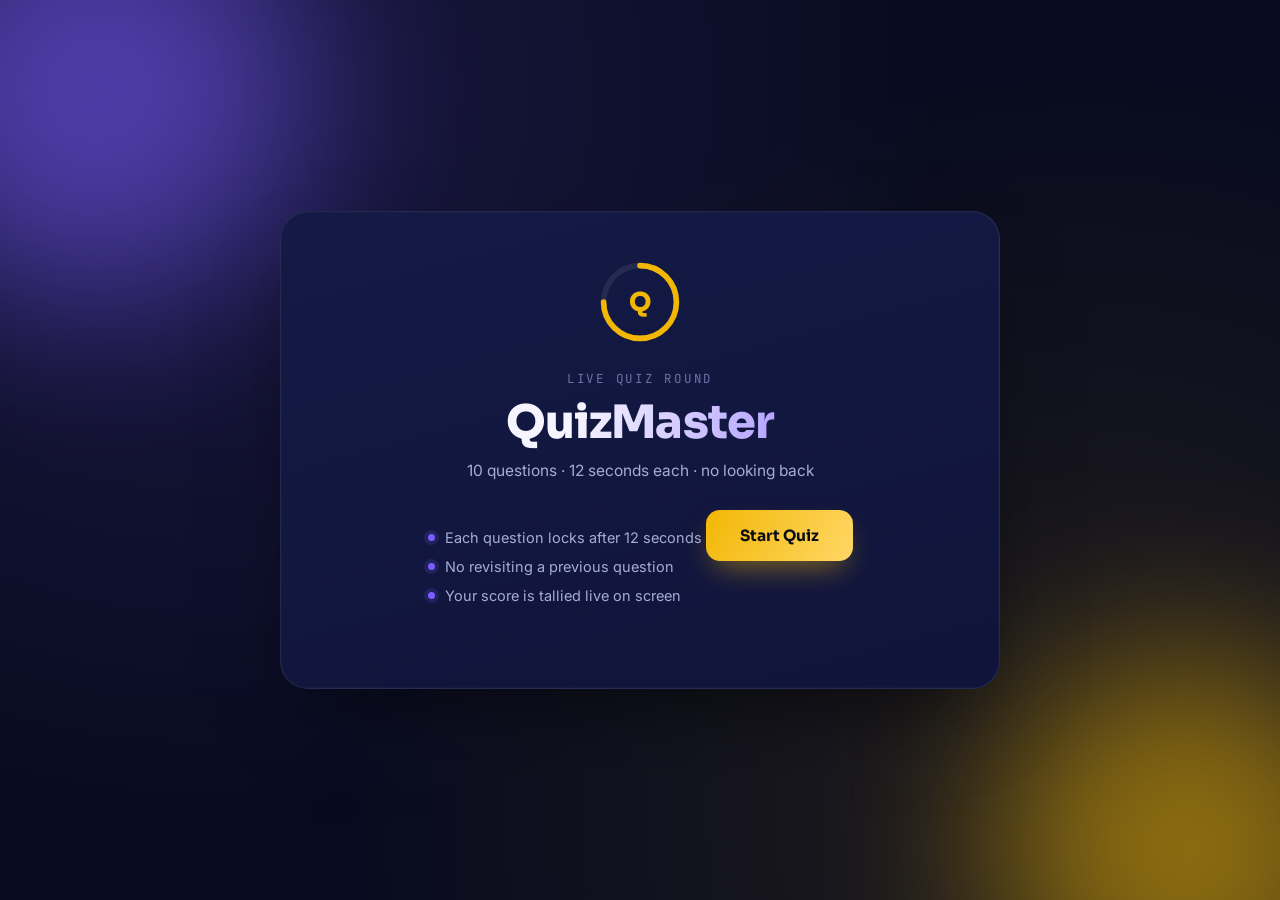
<file: 25ESKCX086_Quiz App With Timer/index.html>
<!DOCTYPE html>
<html lang="en">
<head>
<meta charset="UTF-8">
<meta name="viewport" content="width=device-width, initial-scale=1.0">
<title>QuizMaster — Live Quiz</title>
<link rel="preconnect" href="https://fonts.googleapis.com">
<link rel="preconnect" href="https://fonts.gstatic.com" crossorigin>
<link href="https://fonts.googleapis.com/css2?family=Sora:wght@400;600;700;800&family=Inter:wght@400;500;600&family=JetBrains+Mono:wght@500;700&display=swap" rel="stylesheet">
<link rel="stylesheet" href="style.css">
</head>
<body>

<div class="stage">
  <div class="glow glow-a"></div>
  <div class="glow glow-b"></div>

  <div class="app">

    <!-- START SCREEN -->
    <section class="screen screen--start is-active" id="screen-start">
      <div class="ring ring--logo" aria-hidden="true">
        <svg viewBox="0 0 120 120">
          <circle class="ring-track" cx="60" cy="60" r="52"></circle>
          <circle class="ring-progress" cx="60" cy="60" r="52" style="stroke-dashoffset:82;"></circle>
        </svg>
        <span class="ring-mark">Q</span>
      </div>
      <p class="eyebrow">Live Quiz Round</p>
      <h1 class="title-xl">QuizMaster</h1>
      <p class="subtitle">10 questions · 12 seconds each · no looking back</p>
      <ul class="rules">
        <li><span class="rule-dot"></span>Each question locks after 12 seconds</li>
        <li><span class="rule-dot"></span>No revisiting a previous question</li>
        <li><span class="rule-dot"></span>Your score is tallied live on screen</li>
      </ul>
      <button class="btn btn--primary" id="btn-start">Start Quiz</button>
    </section>

    <!-- QUIZ SCREEN -->
    <section class="screen screen--quiz" id="screen-quiz">
      <header class="quiz-head">
        <div class="progress-block">
          <p class="eyebrow eyebrow--tight">Question <span id="q-current">1</span> / <span id="q-total">10</span></p>
          <div class="dots" id="dots"></div>
        </div>

        <div class="score-chip">
          <span class="score-label">Score</span>
          <span class="score-value" id="score-value">0</span>
        </div>

        <div class="ring ring--timer">
          <svg viewBox="0 0 120 120">
            <circle class="ring-track" cx="60" cy="60" r="52"></circle>
            <circle class="ring-progress" id="timer-ring" cx="60" cy="60" r="52"></circle>
          </svg>
          <span class="ring-mark ring-mark--timer" id="timer-value">10</span>
        </div>
      </header>

      <div class="question-block">
        <p class="category-tag" id="q-category">General Knowledge</p>
        <h2 class="question-text" id="q-text">Question text goes here</h2>
      </div>

      <div class="options-grid" id="options-grid">
        <!-- options injected by JS -->
      </div>

      <p class="status-line" id="status-line" aria-live="polite">&nbsp;</p>
    </section>

    <!-- RESULT SCREEN -->
    <section class="screen screen--result" id="screen-result">
      <p class="eyebrow">Round Complete</p>
      <div class="ring ring--score">
        <svg viewBox="0 0 120 120">
          <circle class="ring-track" cx="60" cy="60" r="52"></circle>
          <circle class="ring-progress" id="score-ring" cx="60" cy="60" r="52"></circle>
        </svg>
        <div class="ring-score-inner">
          <span class="ring-score-num" id="final-score">0</span>
          <span class="ring-score-den">/ 10</span>
        </div>
      </div>
      <h2 class="grade-text" id="grade-text">Nicely done</h2>
      <p class="grade-sub" id="grade-sub">You answered 0 of 10 correctly.</p>

      <div class="breakdown" id="breakdown"></div>

      <button class="btn btn--primary" id="btn-restart">Restart Quiz</button>
    </section>

  </div>
</div>

<script src="script.js"></script>
</body>
</html>
</file>
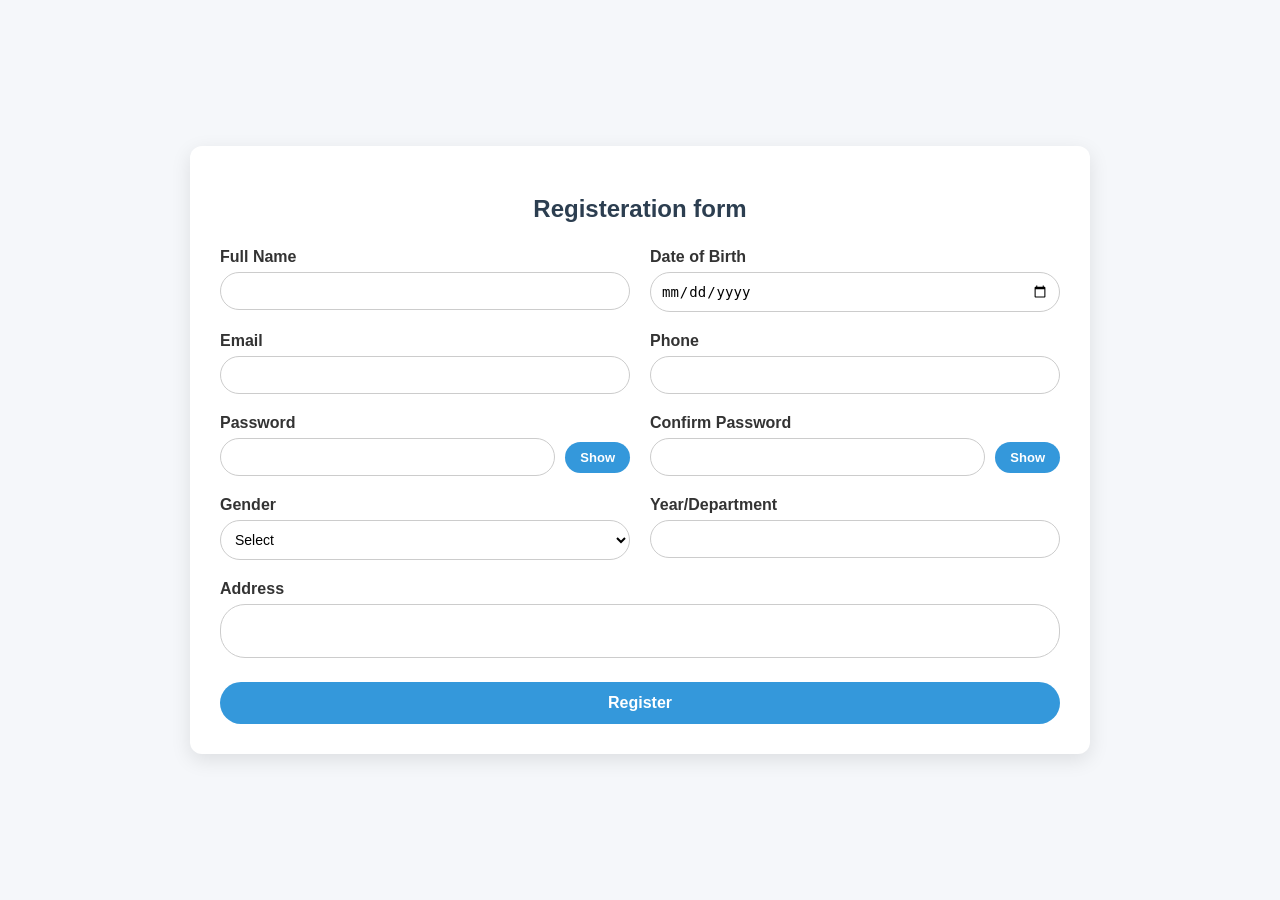
<file: Day9 - Copy/index.html>
<!DOCTYPE html>
<html lang="en">
<head>
  <meta charset="UTF-8">
  <title>Registration Form</title>
  <style>
    body {
      font-family: Arial, sans-serif;
      background: #f5f7fa; /* Soft neutral background */
      display: flex;
      justify-content: center;
      align-items: center;
      height: 100vh; /* Full viewport height */
      margin: 0;
    }
    .form-container {
      background: #fff;
      padding: 30px;
      border-radius: 12px;
      box-shadow: 0 6px 20px rgba(0,0,0,0.1);
      width: 90%;
      max-width: 900px; /* Wider form for side-by-side fields */
      box-sizing: border-box;
    }
    .form-container h2 {
      text-align: center;
      color: #2c3e50;
      margin-bottom: 25px;
    }
    .form-grid {
      display: grid;
      grid-template-columns: repeat(2, 1fr); /* Two columns */
      gap: 20px;
    }
    label {
      display: block;
      margin-bottom: 6px;
      color: #333;
      font-weight: bold;
    }
    input, select, textarea {
      width: 100%;
      padding: 10px;
      border: 1px solid #ccc;
      border-radius: 25px; /* Rounded edges */
      background: #fff;
      font-size: 14px;
      box-sizing: border-box;
    }
    textarea {
      resize: none;
    }
    .full-width {
      grid-column: span 2; /* Field spans both columns */
    }
    button {
      grid-column: span 2;
      padding: 12px;
      background: #3498db;
      color: white;
      border: none;
      border-radius: 25px;
      cursor: pointer;
      font-size: 16px;
      font-weight: bold;
    }
    button:hover {
      background: #2980b9;
    }
    /* Password wrapper styling */
    .password-wrapper {
      display: flex;
      align-items: center;
      gap: 10px;
    }
    .password-wrapper input {
      flex: 1;
    }
    .toggle-btn {
      padding: 8px 15px;
      background: #3498db;
      color: white;
      border: none;
      border-radius: 25px;
      cursor: pointer;
      font-size: 13px;
      font-weight: bold;
    }
    .toggle-btn:hover {
      background: #2980b9;
    }
  </style>
</head>
<body>
  <div class="form-container">
    <h2>Registeration form</h2>
    <form action="submit.php" method="post">
      <div class="form-grid">
        <div>
          <label for="name">Full Name</label>
          <input type="text" id="name" name="name" required>
        </div>

        <div>
          <label for="dob">Date of Birth</label>
          <input type="date" id="dob" name="dob" required>
        </div>

        <div>
          <label for="email">Email</label>
          <input type="email" id="email" name="email" required>
        </div>

        <div>
          <label for="phone">Phone</label>
          <input type="tel" id="phone" name="phone" required>
        </div>

        <div>
          <label for="password">Password</label>
          <div class="password-wrapper">
            <input type="password" id="password" name="password" required>
            <button type="button" class="toggle-btn" onclick="togglePassword('password')">Show</button>
          </div>
        </div>

        <div>
          <label for="confirm">Confirm Password</label>
          <div class="password-wrapper">
            <input type="password" id="confirm" name="confirm" required>
            <button type="button" class="toggle-btn" onclick="togglePassword('confirm')">Show</button>
          </div>
        </div>

        <div>
          <label for="gender">Gender</label>
          <select id="gender" name="gender" required>
            <option value="">Select</option>
            <option value="male">Male</option>
            <option value="female">Female</option>
            <option value="other">Other</option>
          </select>
        </div>

        <div>
          <label for="department">Year/Department</label>
          <input type="text" id="department" name="department" required>
        </div>

        <div class="full-width">
          <label for="address">Address</label>
          <textarea id="address" name="address" rows="2" required></textarea>
        </div>

        <button type="submit">Register</button>
      </div>
    </form>
  </div>

  <script>
    function togglePassword(fieldId) {
      var input = document.getElementById(fieldId);
      var button = input.nextElementSibling;
      if (input.type === "password") {
        input.type = "text";
        button.textContent = "Hide";
      } else {
        input.type = "password";
        button.textContent = "Show";
      }
    }
  </script>
</body>
</html>
</file>
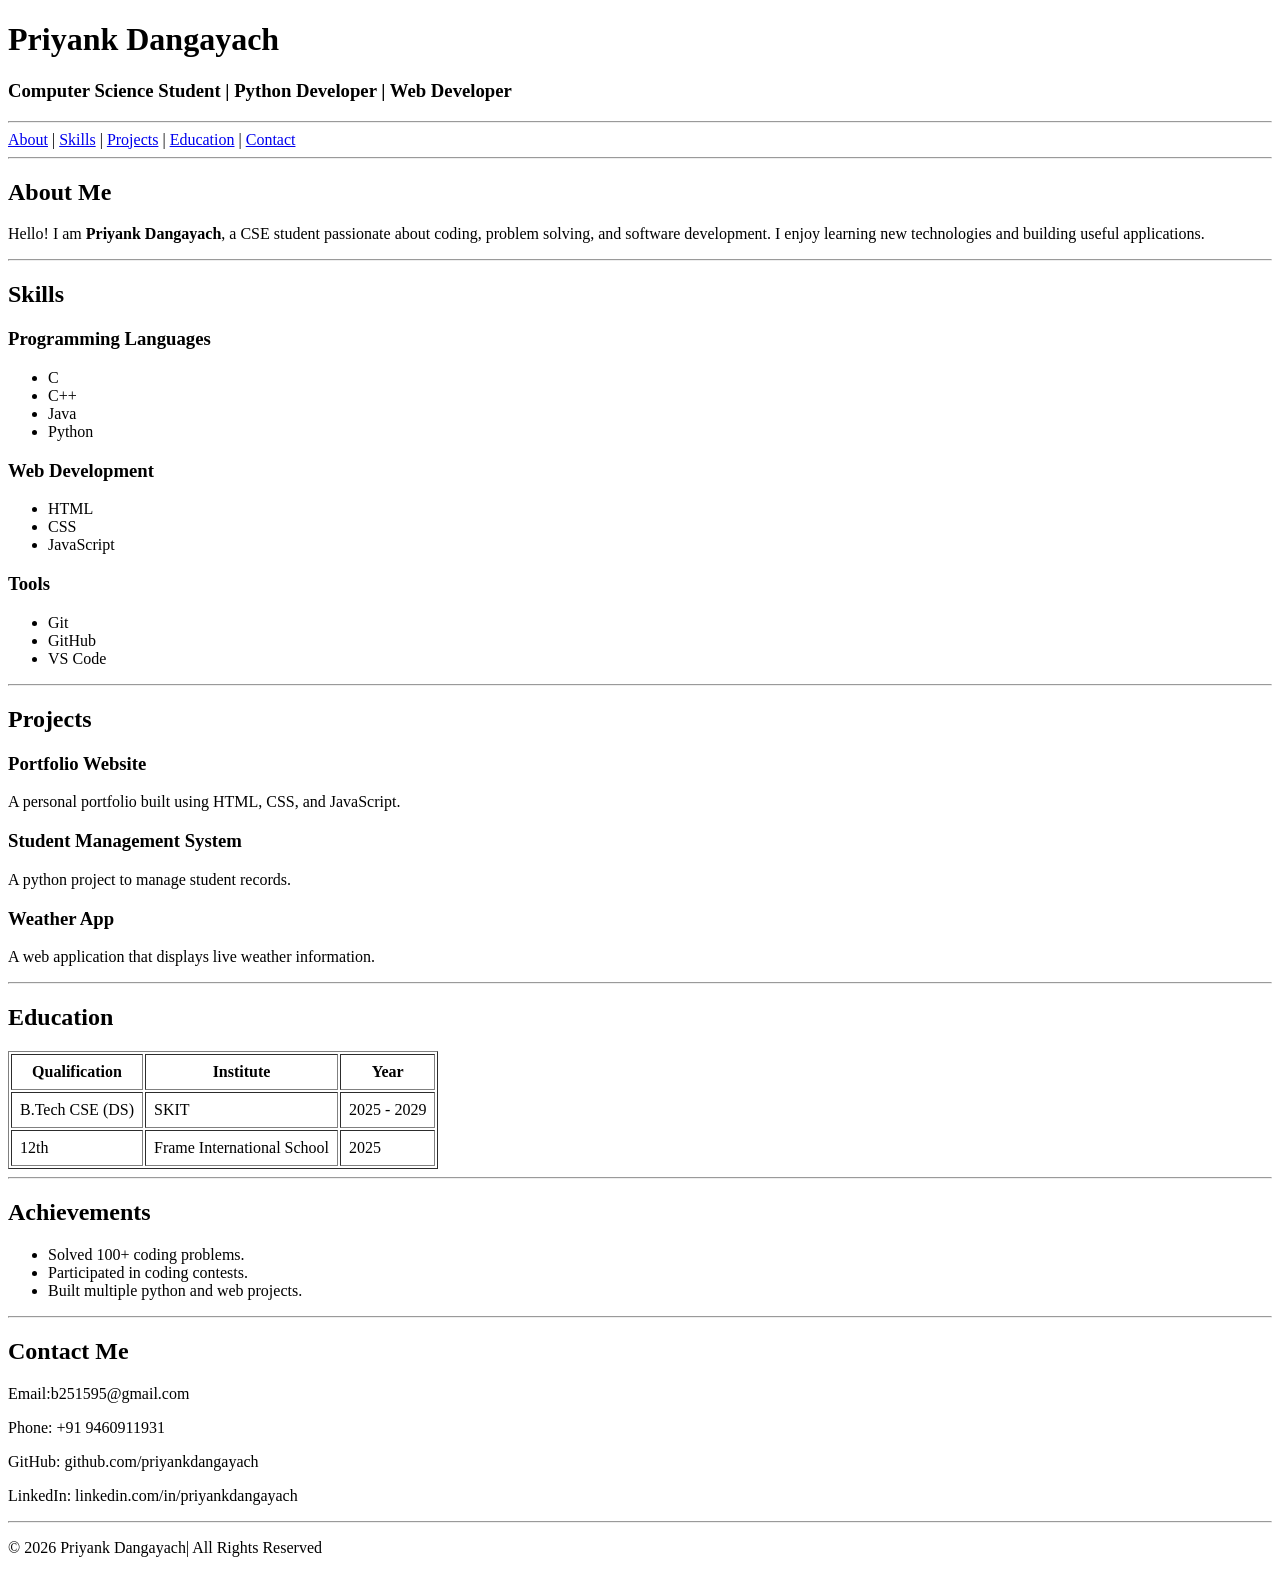
<file: day1 - Copy.html>
<!DOCTYPE html>
<html lang="en">
<head>
    <meta charset="UTF-8">
    <meta name="viewport" content="width=device-width, initial-scale=1.0">
    <title>Portfolio</title>
</head>
<body>

    <header>
        <h1>Priyank Dangayach</h1>
        <h3>Computer Science Student | Python Developer | Web Developer</h3>
        <hr>

        <nav>
            <a href="#about">About</a> |
            <a href="#skills">Skills</a> |
            <a href="#projects">Projects</a> |
            <a href="#education">Education</a> |
            <a href="#contact">Contact</a>
        </nav>
    </header>

    <hr>

    <section id="about">
        <h2>About Me</h2>
        <p>
            Hello! I am <b>Priyank Dangayach</b>, a CSE student passionate about
            coding, problem solving, and software development. I enjoy learning 
            new technologies and building useful applications.
        </p>
    </section>

    <hr>

    <section id="skills">
        <h2>Skills</h2>

        <h3>Programming Languages</h3>
        <ul>
            <li>C</li>
            <li>C++</li>
            <li>Java</li>
            <li>Python</li>
        </ul>

        <h3>Web Development</h3>
        <ul>
            <li>HTML</li>
            <li>CSS</li>
            <li>JavaScript</li>
        </ul>

        <h3>Tools</h3>
        <ul>
            <li>Git</li>
            <li>GitHub</li>
            <li>VS Code</li>
        </ul>
    </section>

    <hr>

    <section id="projects">
        <h2>Projects</h2>

        <article>
            <h3>Portfolio Website</h3>
            <p>A personal portfolio built using HTML, CSS, and JavaScript.</p>
        </article>

        <article>
            <h3>Student Management System</h3>
            <p>A python project to manage student records.</p>
        </article>

        <article>
            <h3>Weather App</h3>
            <p>A web application that displays live weather information.</p>
        </article>
    </section>

    <hr>

    <section id="education">
        <h2>Education</h2>

        <table border="1" cellpadding="8">
            <tr>
                <th>Qualification</th>
                <th>Institute</th>
                <th>Year</th>
            </tr>

            <tr>
                <td>B.Tech CSE (DS)</td>
                <td>SKIT</td>
                <td>2025 - 2029</td>
            </tr>

            <tr>
                <td>12th</td>
                <td>Frame International School</td>
                <td>2025</td>
            </tr>
        </table>
    </section>

    <hr>

    <section id="achievements">
        <h2>Achievements</h2>

        <ul>
            <li>Solved 100+ coding problems.</li>
            <li>Participated in coding contests.</li>
            <li>Built multiple python and web projects.</li>
        </ul>
    </section>

    <hr>

    <section id="contact">
        <h2>Contact Me</h2>

        <p>Email:b251595@gmail.com</p>
        <p>Phone: +91 9460911931</p>
        <p>GitHub: github.com/priyankdangayach</p>
        <p>LinkedIn: linkedin.com/in/priyankdangayach</p>
    </section>

    <hr>

    <footer>
        <p>© 2026 Priyank Dangayach| All Rights Reserved</p>
    </footer>

</body>
</html>
</file>
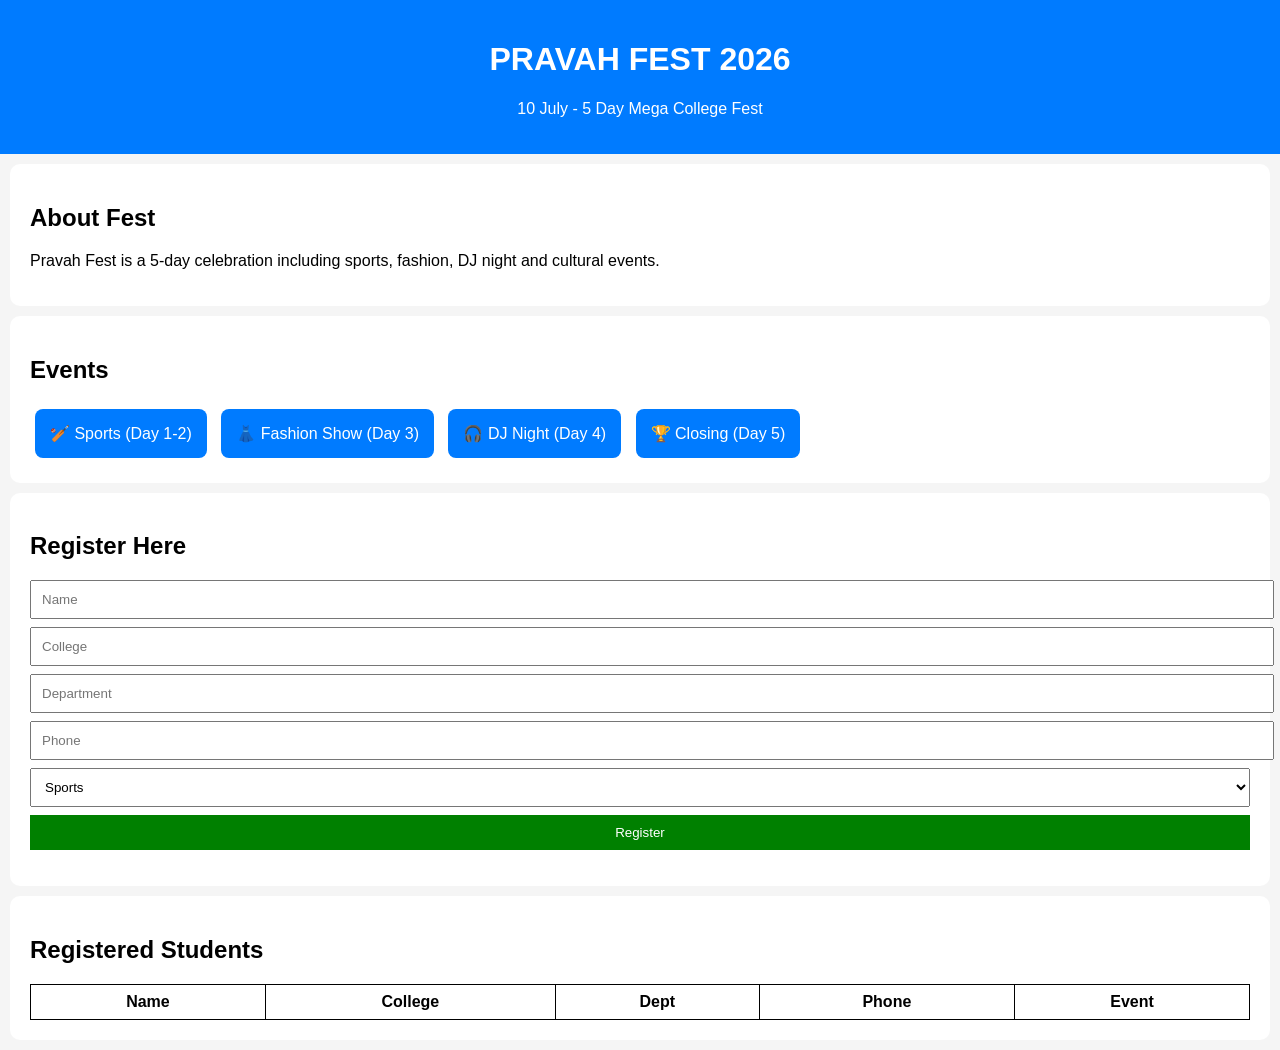
<file: day4 - Copy.html>
<!DOCTYPE html>
<html>
<head>
  <title>Pravah Fest 2026</title>

  <style>
    body {
      font-family: Arial;
      margin: 0;
      background: #f5f5f5;
    }

    header {
      background: #007bff;
      color: white;
      padding: 20px;
      text-align: center;
    }

    section {
      padding: 20px;
      margin: 10px;
      background: white;
      border-radius: 10px;
    }

    .card {
      background: #007bff;
      color: white;
      padding: 15px;
      margin: 5px;
      border-radius: 8px;
      display: inline-block;
    }

    input, select {
      display: block;
      width: 100%;
      padding: 10px;
      margin: 8px 0;
    }

    button {
      background: green;
      color: white;
      padding: 10px;
      border: none;
      cursor: pointer;
      width: 100%;
    }

    table {
      width: 100%;
      border-collapse: collapse;
    }

    table, th, td {
      border: 1px solid black;
      padding: 8px;
      text-align: center;
    }
  </style>
</head>

<body>

<header>
  <h1>PRAVAH FEST 2026</h1>
  <p>10 July - 5 Day Mega College Fest</p>
</header>

<!-- ABOUT -->
<section>
  <h2>About Fest</h2>
  <p>
    Pravah Fest is a 5-day celebration including sports, fashion, DJ night and cultural events.
  </p>
</section>

<!-- EVENTS -->
<section>
  <h2>Events</h2>

  <div class="card">🏏 Sports (Day 1-2)</div>
  <div class="card">👗 Fashion Show (Day 3)</div>
  <div class="card">🎧 DJ Night (Day 4)</div>
  <div class="card">🏆 Closing (Day 5)</div>
</section>

<!-- REGISTRATION -->
<section>
  <h2>Register Here</h2>

  <form id="form">
    <input type="text" id="name" placeholder="Name" required>
    <input type="text" id="college" placeholder="College" required>
    <input type="text" id="dept" placeholder="Department" required>
    <input type="text" id="phone" placeholder="Phone" required>

    <select id="event">
      <option>Sports</option>
      <option>Fashion Show</option>
      <option>DJ Night</option>
    </select>

    <button type="submit">Register</button>
  </form>

  <p id="msg"></p>
</section>

<!-- LIST -->
<section>
  <h2>Registered Students</h2>

  <table>
    <thead>
      <tr>
        <th>Name</th>
        <th>College</th>
        <th>Dept</th>
        <th>Phone</th>
        <th>Event</th>
      </tr>
    </thead>
    <tbody id="list"></tbody>
  </table>
</section>

<script>

let students = JSON.parse(localStorage.getItem("students")) || [];

function render(){
  let list = document.getElementById("list");
  list.innerHTML = "";

  students.forEach(s => {
    list.innerHTML += `
      <tr>
        <td>${s.name}</td>
        <td>${s.college}</td>
        <td>${s.dept}</td>
        <td>${s.phone}</td>
        <td>${s.event}</td>
      </tr>
    `;
  });
}

render();

document.getElementById("form").addEventListener("submit", function(e){
  e.preventDefault();

  let s = {
    name: name.value,
    college: college.value,
    dept: dept.value,
    phone: phone.value,
    event: event.value
  };

  students.push(s);
  localStorage.setItem("students", JSON.stringify(students));

  // Word file download
  let data =
`PRAVAH FEST REGISTRATION
Name: ${s.name}
College: ${s.college}
Dept: ${s.dept}
Phone: ${s.phone}
Event: ${s.event}`;

  let blob = new Blob([data], {type:"application/msword"});
  let a = document.createElement("a");
  a.href = URL.createObjectURL(blob);
  a.download = s.name + ".doc";
  a.click();

  render();
  document.getElementById("msg").innerText = "Registered Successfully!";
  document.getElementById("form").reset();
});

</script>

</body>
</html>
</file>
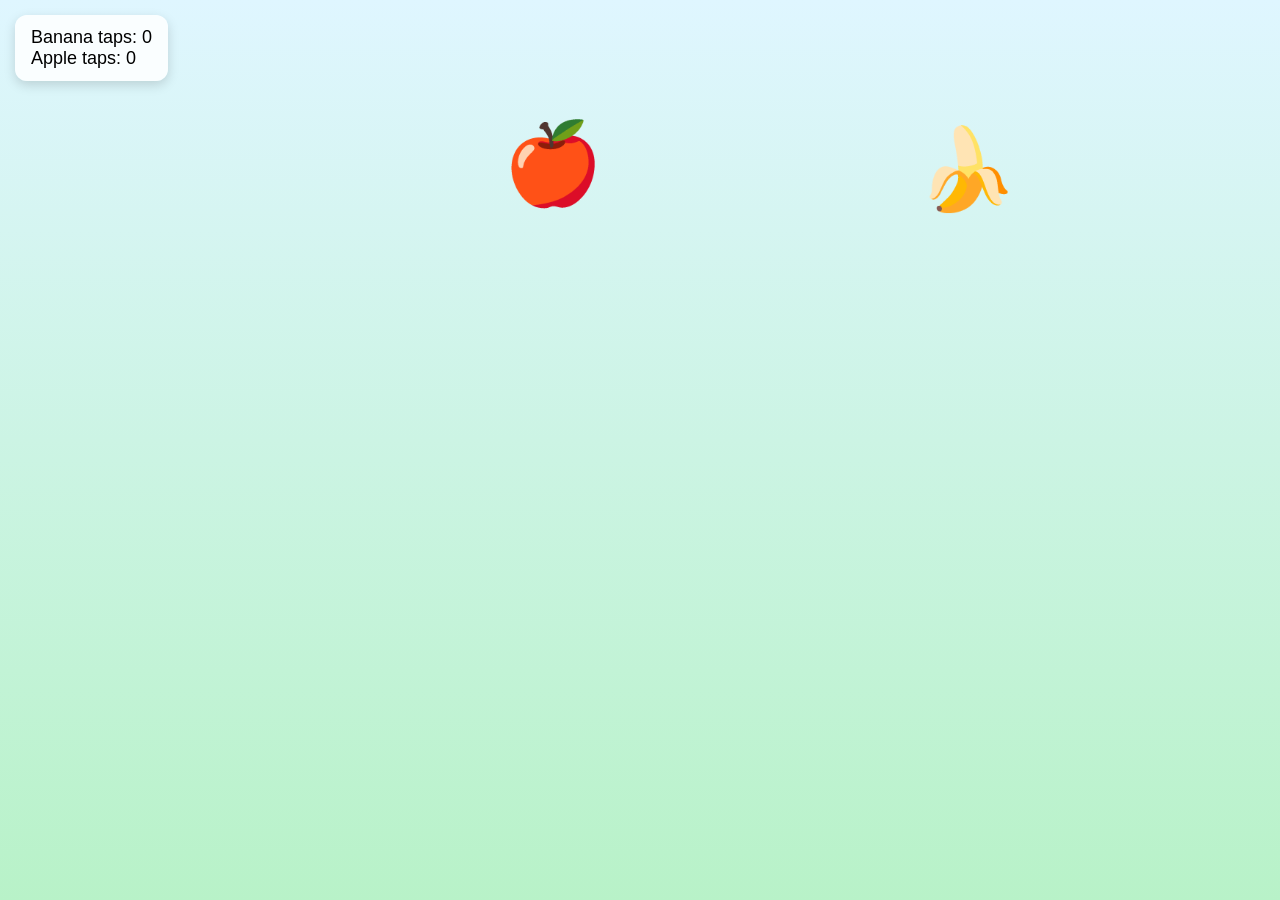
<file: day5 - Copy.html>
<!DOCTYPE html>
<html lang="en">
<head>
  <meta charset="UTF-8" />
  <meta name="viewport" content="width=device-width, initial-scale=1.0" />
  <title>Banana Apple Tap Game</title>
  <style>
    * {
      box-sizing: border-box;
      margin: 0;
      padding: 0;
      font-family: Arial, sans-serif;
    }

    body {
      background: linear-gradient(to bottom, #dff6ff, #b8f2c8);
      overflow: hidden;
      height: 100vh;
    }

    .game-area {
      position: relative;
      width: 100vw;
      height: 100vh;
    }

    .fruit {
      position: absolute;
      display: flex;
      align-items: center;
      justify-content: center;
      cursor: pointer;
      user-select: none;
      transition: left 0.3s ease, top 0.3s ease, transform 0.2s ease;
    }

    .fruit:active {
      transform: scale(0.9);
    }

    .banana,
    .apple {
      font-size: 80px;
    }

    .info {
      position: fixed;
      top: 15px;
      left: 15px;
      background: rgba(255, 255, 255, 0.85);
      padding: 12px 16px;
      border-radius: 12px;
      box-shadow: 0 4px 12px rgba(0,0,0,0.15);
      font-size: 18px;
      z-index: 1000;
    }

    .message {
      position: fixed;
      top: 50%;
      left: 50%;
      transform: translate(-50%, -50%);
      background: rgba(255,255,255,0.95);
      padding: 20px 30px;
      border-radius: 16px;
      font-size: 28px;
      font-weight: bold;
      display: none;
      box-shadow: 0 6px 20px rgba(0,0,0,0.2);
      z-index: 1000;
      text-align: center;
    }

    .restart-btn {
      margin-top: 15px;
      padding: 10px 20px;
      font-size: 18px;
      border: none;
      border-radius: 10px;
      background: #4caf50;
      color: white;
      cursor: pointer;
    }

    .restart-btn:hover {
      background: #3d9442;
    }
  </style>
</head>
<body>
  <div class="info">
    <div>Banana taps: <span id="bananaCount">0</span></div>
    <div>Apple taps: <span id="appleCount">0</span></div>
  </div>

  <div class="game-area" id="gameArea">
    <div class="fruit banana" id="banana">🍌</div>
    <div class="fruit apple" id="apple">🍎</div>
  </div>

  <div class="message" id="gameMessage">
    Game Over! Both fruits disappeared.
    <br />
    <button class="restart-btn" onclick="restartGame()">Restart</button>
  </div>

  <script>
    const gameArea = document.getElementById("gameArea");
    const banana = document.getElementById("banana");
    const apple = document.getElementById("apple");

    const bananaCountEl = document.getElementById("bananaCount");
    const appleCountEl = document.getElementById("appleCount");
    const gameMessage = document.getElementById("gameMessage");

    const fruits = {
      banana: {
        el: banana,
        taps: 0,
        size: 80,
        maxTaps: Math.floor(Math.random() * 6) + 10 // 10 to 15
      },
      apple: {
        el: apple,
        taps: 0,
        size: 80,
        maxTaps: Math.floor(Math.random() * 6) + 10 // 10 to 15
      }
    };

    function randomPosition(element, size) {
      const maxX = window.innerWidth - size - 20;
      const maxY = window.innerHeight - size - 20;
      const x = Math.random() * maxX;
      const y = Math.random() * maxY;
      element.style.left = x + "px";
      element.style.top = y + "px";
    }

    function updateFruit(fruitName) {
      const fruit = fruits[fruitName];
      fruit.taps++;
      fruit.size -= 5;

      if (fruitName === "banana") {
        bananaCountEl.textContent = fruit.taps;
      } else {
        appleCountEl.textContent = fruit.taps;
      }

      if (fruit.taps >= fruit.maxTaps || fruit.size <= 20) {
        fruit.el.style.display = "none";
        checkGameOver();
        return;
      }

      fruit.el.style.fontSize = fruit.size + "px";
      randomPosition(fruit.el, fruit.size);
    }

    function checkGameOver() {
      const bananaGone = fruits.banana.el.style.display === "none";
      const appleGone = fruits.apple.el.style.display === "none";

      if (bananaGone && appleGone) {
        gameMessage.style.display = "block";
      }
    }

    banana.addEventListener("click", () => updateFruit("banana"));
    apple.addEventListener("click", () => updateFruit("apple"));

    function placeInitialFruits() {
      randomPosition(banana, fruits.banana.size);
      randomPosition(apple, fruits.apple.size);
    }

    function restartGame() {
      fruits.banana.taps = 0;
      fruits.apple.taps = 0;
      fruits.banana.size = 80;
      fruits.apple.size = 80;
      fruits.banana.maxTaps = Math.floor(Math.random() * 6) + 10;
      fruits.apple.maxTaps = Math.floor(Math.random() * 6) + 10;

      banana.style.display = "flex";
      apple.style.display = "flex";

      banana.style.fontSize = "80px";
      apple.style.fontSize = "80px";

      bananaCountEl.textContent = "0";
      appleCountEl.textContent = "0";

      gameMessage.style.display = "none";

      placeInitialFruits();
    }

    window.addEventListener("resize", placeInitialFruits);

    placeInitialFruits();
  </script>
</body>
</html>
</file>
<file: 25ESKCX086_Quiz App With Timer/style.css>
/* ============================================================
   QuizMaster — premium presentation theme
   ============================================================ */

:root{
  --bg:            #080b1f;
  --bg-soft:       #10143a;
  --surface:       #141a45;
  --surface-2:     #1b2257;
  --border:        rgba(255,255,255,0.08);

  --violet:        #7c5cff;
  --violet-dim:    #4c3fa8;
  --gold:          #f2b705;
  --green:         #2fe6a4;
  --red:           #ff5470;

  --text:          #f5f4ff;
  --text-dim:      #a6acd6;
  --text-faint:    #6b71a3;

  --font-display:  'Sora', sans-serif;
  --font-body:     'Inter', sans-serif;
  --font-mono:     'JetBrains Mono', monospace;

  --ring-c: 326.7; /* 2*pi*52, circumference of the signature ring */
}

*{ margin:0; padding:0; box-sizing:border-box; }

body{
  min-height:100vh;
  background:var(--bg);
  font-family:var(--font-body);
  color:var(--text);
  -webkit-font-smoothing:antialiased;
}

/* ---------- stage / ambient background ---------- */

.stage{
  position:relative;
  min-height:100vh;
  display:flex;
  align-items:center;
  justify-content:center;
  padding:32px 20px;
  overflow:hidden;
  background:
    radial-gradient(circle at 15% 10%, rgba(124,92,255,0.16), transparent 55%),
    radial-gradient(circle at 85% 90%, rgba(242,183,5,0.10), transparent 55%),
    var(--bg);
}

.glow{
  position:absolute;
  border-radius:50%;
  filter:blur(90px);
  opacity:0.55;
  pointer-events:none;
  animation:drift 16s ease-in-out infinite alternate;
}
.glow-a{
  width:420px; height:420px;
  background:var(--violet);
  top:-120px; left:-120px;
}
.glow-b{
  width:380px; height:380px;
  background:var(--gold);
  bottom:-140px; right:-100px;
  animation-delay:-8s;
}
@keyframes drift{
  from{ transform:translate(0,0) scale(1); }
  to{ transform:translate(40px,30px) scale(1.12); }
}

@media (prefers-reduced-motion: reduce){
  .glow{ animation:none; }
}

/* ---------- app shell ---------- */

.app{
  position:relative;
  width:100%;
  max-width:720px;
  background:linear-gradient(165deg, var(--surface), var(--bg-soft));
  border:1px solid var(--border);
  border-radius:28px;
  padding:48px 44px;
  box-shadow:0 40px 80px -30px rgba(0,0,0,0.6), 0 0 0 1px rgba(255,255,255,0.02) inset;
}

@media (max-width:560px){
  .app{ padding:32px 22px; border-radius:20px; }
}

.screen{ display:none; }
.screen.is-active{ display:block; animation:rise 0.5s cubic-bezier(.2,.8,.2,1); }

@keyframes rise{
  from{ opacity:0; transform:translateY(14px); }
  to{ opacity:1; transform:translateY(0); }
}

/* ---------- shared type ---------- */

.eyebrow{
  font-family:var(--font-mono);
  font-size:12.5px;
  letter-spacing:0.14em;
  text-transform:uppercase;
  color:var(--text-faint);
}
.eyebrow--tight{ margin-bottom:8px; }

/* ---------- signature ring (logo / timer / score) ---------- */

.ring{
  position:relative;
  width:96px; height:96px;
  display:flex;
  align-items:center;
  justify-content:center;
}
.ring svg{
  width:100%; height:100%;
  transform:rotate(-90deg);
}
.ring-track{
  fill:none;
  stroke:rgba(255,255,255,0.08);
  stroke-width:8;
}
.ring-progress{
  fill:none;
  stroke:var(--violet);
  stroke-width:8;
  stroke-linecap:round;
  stroke-dasharray:var(--ring-c);
  stroke-dashoffset:0;
  transition:stroke-dashoffset 0.25s linear, stroke 0.25s linear;
}
.ring-mark{
  position:absolute;
  font-family:var(--font-display);
  font-weight:800;
  font-size:30px;
  color:var(--violet);
}

/* --- start screen --- */

.screen--start{ text-align:center; }
.ring--logo{ margin:0 auto 26px; width:84px; height:84px; }
.ring--logo .ring-progress{ stroke:var(--gold); }
.ring--logo .ring-mark{ color:var(--gold); font-size:26px; }

.title-xl{
  font-family:var(--font-display);
  font-weight:800;
  font-size:46px;
  letter-spacing:-0.02em;
  margin:6px 0 10px;
  background:linear-gradient(100deg, var(--text) 40%, var(--violet));
  -webkit-background-clip:text;
  background-clip:text;
  color:transparent;
}
.subtitle{
  color:var(--text-dim);
  font-size:15.5px;
  margin-bottom:30px;
}

.rules{
  list-style:none;
  display:inline-flex;
  flex-direction:column;
  gap:12px;
  text-align:left;
  margin:0 auto 36px;
  color:var(--text-dim);
  font-size:14.5px;
}
.rules li{ display:flex; align-items:center; gap:10px; }
.rule-dot{
  width:7px; height:7px; border-radius:50%;
  background:var(--violet);
  box-shadow:0 0 0 4px rgba(124,92,255,0.15);
  flex:none;
}

.btn{
  font-family:var(--font-display);
  font-weight:700;
  font-size:15.5px;
  border:none;
  border-radius:14px;
  padding:16px 34px;
  cursor:pointer;
  transition:transform 0.15s ease, box-shadow 0.15s ease, filter 0.15s ease;
}
.btn--primary{
  color:#0a0b18;
  background:linear-gradient(120deg, var(--gold), #ffd766);
  box-shadow:0 14px 30px -10px rgba(242,183,5,0.55);
}
.btn--primary:hover{ transform:translateY(-2px); filter:brightness(1.04); }
.btn--primary:active{ transform:translateY(0); }
.btn--primary:focus-visible{ outline:3px solid #fff; outline-offset:3px; }

/* --- quiz screen --- */

.quiz-head{
  display:flex;
  align-items:flex-start;
  justify-content:space-between;
  gap:16px;
  margin-bottom:30px;
}

.dots{ display:flex; gap:6px; }
.dot{
  width:22px; height:5px;
  border-radius:4px;
  background:rgba(255,255,255,0.10);
  transition:background 0.2s ease;
}
.dot.is-done{ background:var(--green); }
.dot.is-wrong{ background:var(--red); }
.dot.is-current{ background:var(--violet); }

.score-chip{
  display:flex;
  flex-direction:column;
  align-items:center;
  justify-content:center;
  background:rgba(255,255,255,0.04);
  border:1px solid var(--border);
  border-radius:14px;
  padding:10px 18px;
  min-width:84px;
}
.score-label{
  font-family:var(--font-mono);
  font-size:10.5px;
  letter-spacing:0.12em;
  text-transform:uppercase;
  color:var(--text-faint);
}
.score-value{
  font-family:var(--font-mono);
  font-weight:700;
  font-size:26px;
  color:var(--gold);
}

.ring--timer{ width:72px; height:72px; flex:none; }
.ring--timer .ring-mark{ font-size:22px; }
.ring--timer.is-urgent .ring-progress{ stroke:var(--red); }
.ring--timer.is-urgent .ring-mark{ color:var(--red); }

.category-tag{
  display:inline-block;
  font-family:var(--font-mono);
  font-size:11.5px;
  letter-spacing:0.1em;
  text-transform:uppercase;
  color:var(--violet);
  background:rgba(124,92,255,0.12);
  border:1px solid rgba(124,92,255,0.3);
  border-radius:100px;
  padding:5px 14px;
  margin-bottom:16px;
}

.question-text{
  font-family:var(--font-display);
  font-weight:700;
  font-size:26px;
  line-height:1.35;
  margin-bottom:30px;
}
@media (max-width:560px){
  .question-text{ font-size:21px; }
}

.options-grid{
  display:grid;
  grid-template-columns:1fr 1fr;
  gap:14px;
  margin-bottom:18px;
}
@media (max-width:560px){
  .options-grid{ grid-template-columns:1fr; }
}

.option{
  display:flex;
  align-items:center;
  gap:14px;
  text-align:left;
  background:var(--surface-2);
  border:1px solid var(--border);
  border-radius:14px;
  padding:16px 18px;
  color:var(--text);
  font-family:var(--font-body);
  font-size:15px;
  font-weight:500;
  cursor:pointer;
  transition:border-color 0.15s ease, transform 0.15s ease, background 0.15s ease;
}
.option:hover:not(:disabled){
  border-color:var(--violet);
  transform:translateY(-2px);
}
.option:focus-visible{ outline:3px solid var(--violet); outline-offset:2px; }
.option:disabled{ cursor:default; }

.option-letter{
  flex:none;
  width:30px; height:30px;
  display:flex;
  align-items:center;
  justify-content:center;
  border-radius:9px;
  background:rgba(255,255,255,0.06);
  font-family:var(--font-mono);
  font-weight:700;
  font-size:13px;
  color:var(--text-dim);
}

.option.is-correct{
  border-color:var(--green);
  background:rgba(47,230,164,0.12);
}
.option.is-correct .option-letter{
  background:var(--green);
  color:#06231a;
}
.option.is-wrong{
  border-color:var(--red);
  background:rgba(255,84,112,0.12);
}
.option.is-wrong .option-letter{
  background:var(--red);
  color:#2a0410;
}

.status-line{
  min-height:20px;
  font-family:var(--font-mono);
  font-size:13px;
  color:var(--text-faint);
  text-align:center;
}

/* --- result screen --- */

.screen--result{ text-align:center; }
.ring--score{ width:150px; height:150px; margin:22px auto 20px; }
.ring--score .ring-progress{ stroke:var(--green); }
.ring-score-inner{ display:flex; flex-direction:column; align-items:center; }
.ring-score-num{
  font-family:var(--font-display);
  font-weight:800;
  font-size:42px;
  color:var(--text);
}
.ring-score-den{
  font-family:var(--font-mono);
  font-size:13px;
  color:var(--text-faint);
}

.grade-text{
  font-family:var(--font-display);
  font-size:26px;
  font-weight:700;
  margin-bottom:8px;
}
.grade-sub{
  color:var(--text-dim);
  font-size:14.5px;
  margin-bottom:30px;
}

.breakdown{
  display:flex;
  flex-wrap:wrap;
  justify-content:center;
  gap:8px;
  margin-bottom:34px;
}
.chip{
  width:34px; height:34px;
  border-radius:9px;
  display:flex;
  align-items:center;
  justify-content:center;
  font-family:var(--font-mono);
  font-size:12.5px;
  font-weight:700;
  color:var(--text-dim);
  background:rgba(255,255,255,0.05);
  border:1px solid var(--border);
}
.chip.is-correct{ background:rgba(47,230,164,0.15); border-color:var(--green); color:var(--green); }
.chip.is-wrong{ background:rgba(255,84,112,0.15); border-color:var(--red); color:var(--red); }
.chip.is-timeout{ background:rgba(255,255,255,0.06); border-color:var(--text-faint); color:var(--text-faint); }
</file>
